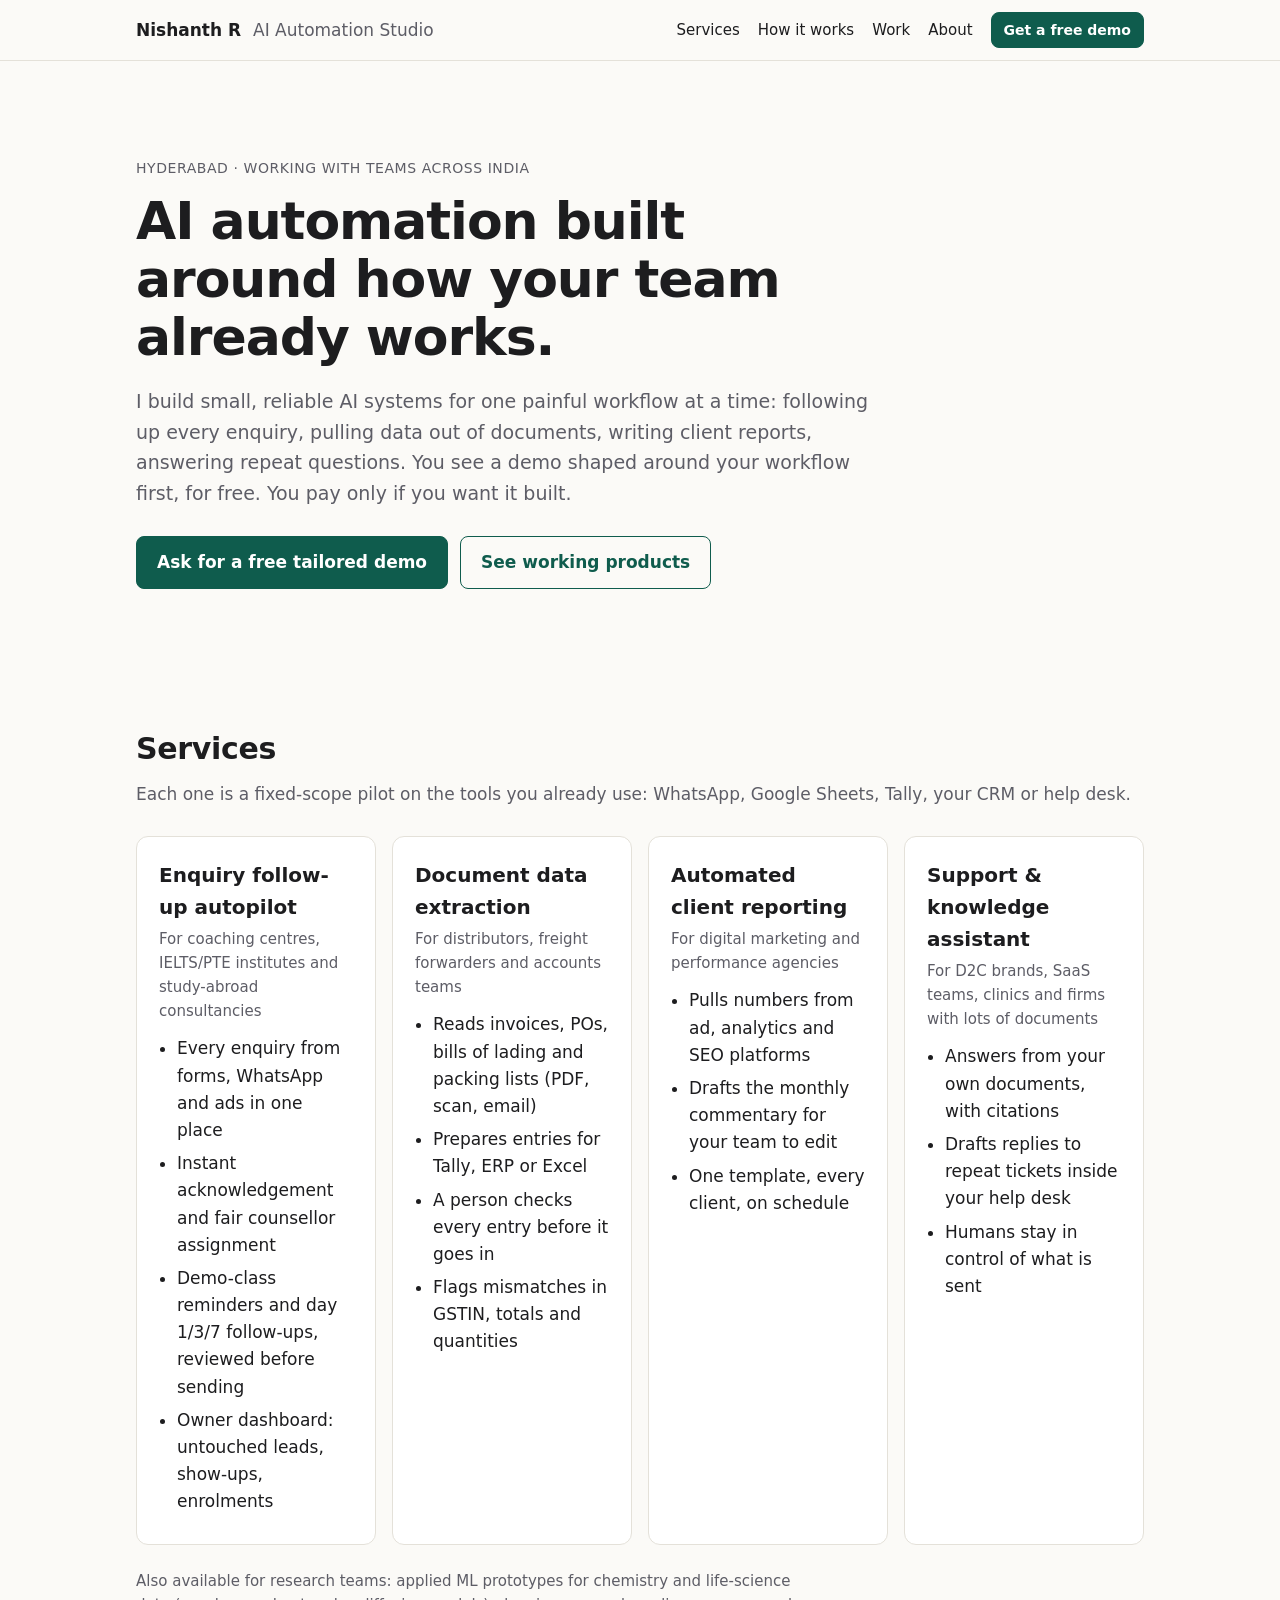
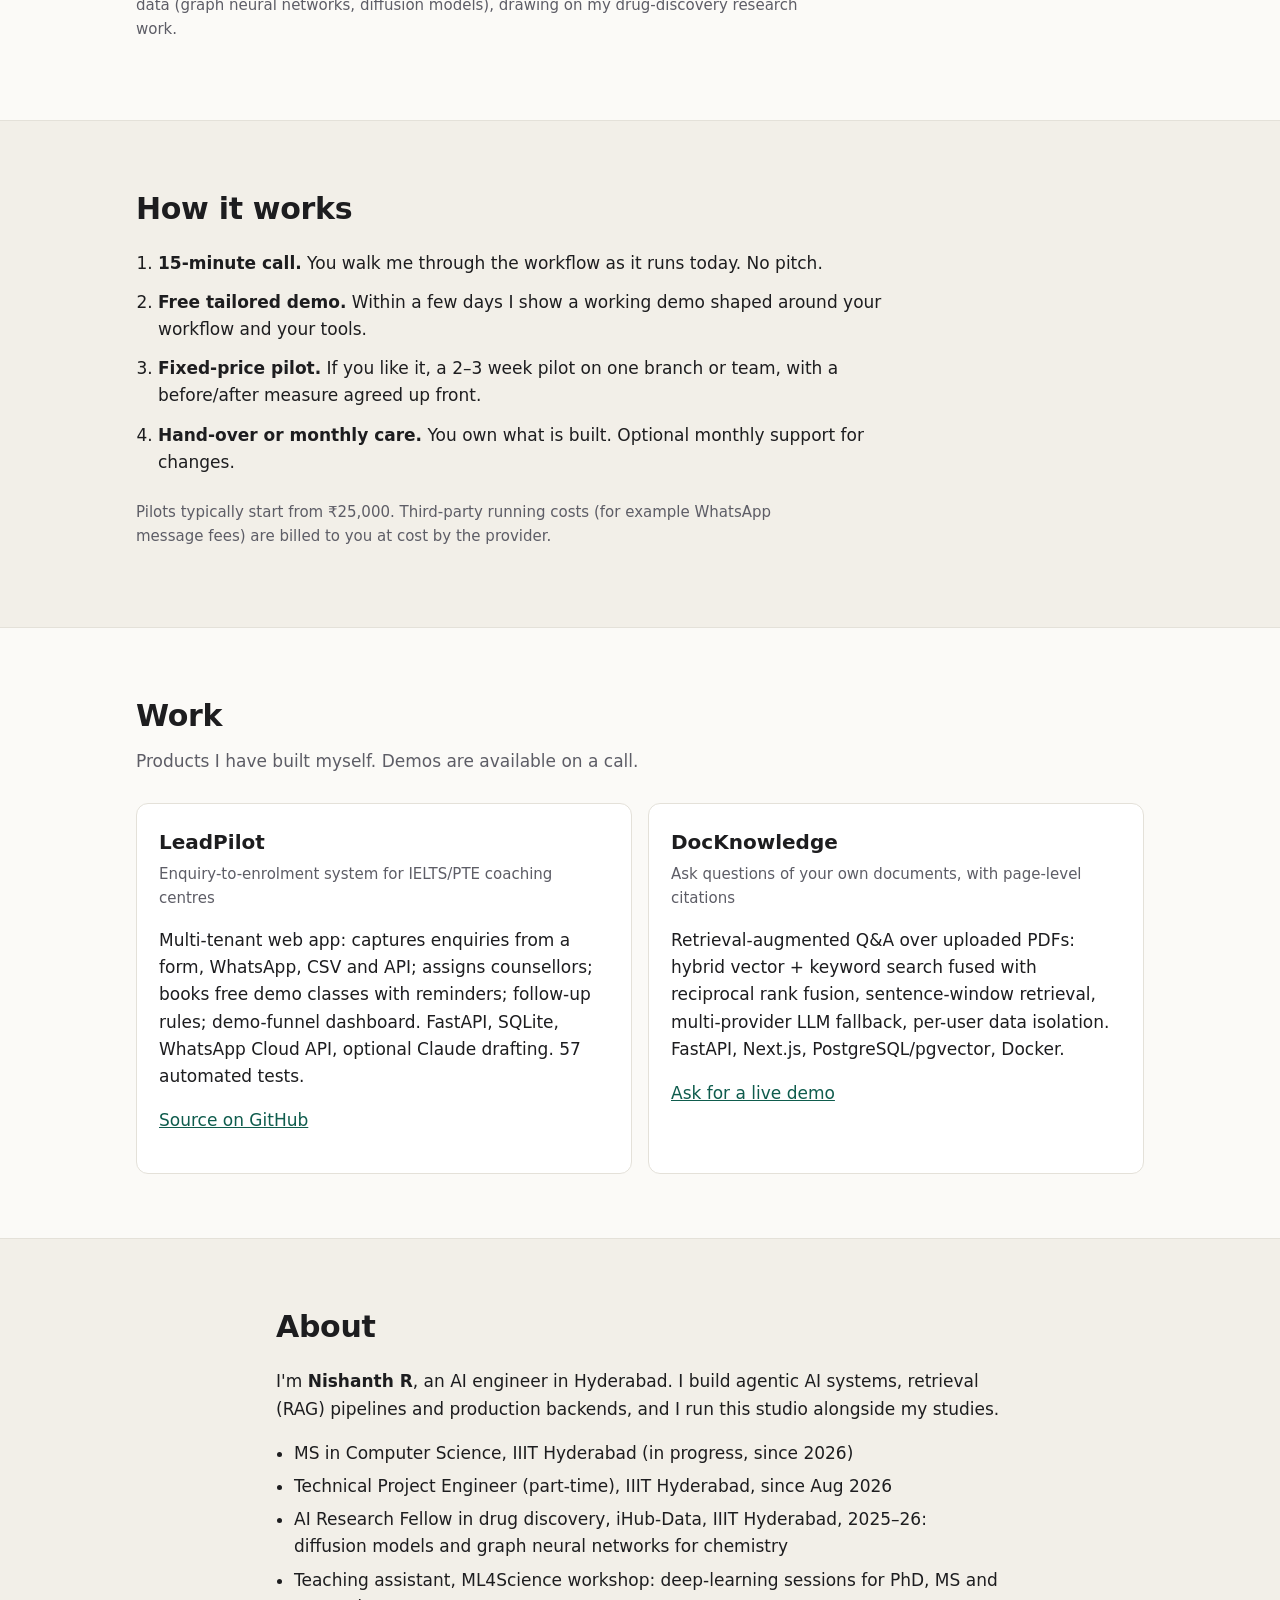
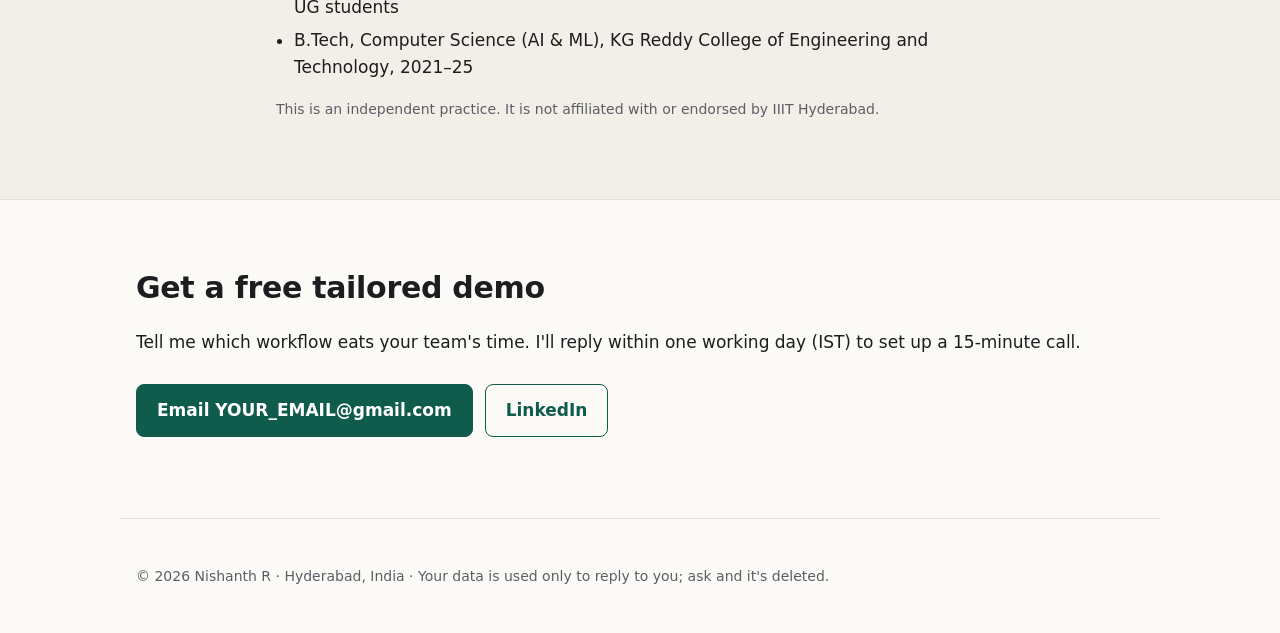
<file: site/index.html>
<!doctype html>
<html lang="en">
<head>
<meta charset="utf-8">
<meta name="viewport" content="width=device-width, initial-scale=1">
<title>Nishanth R — AI Automation Studio</title>
<meta name="description" content="AI automation for Indian SMBs: enquiry follow-up for coaching centres, document data extraction, client reporting and support assistants. Free tailored demo before you pay.">
<link rel="stylesheet" href="style.css">
</head>
<body>
<header class="top">
  <div class="wrap nav">
    <a class="brand" href="#">Nishanth R <span>AI Automation Studio</span></a>
    <nav>
      <a href="#services">Services</a>
      <a href="#how">How it works</a>
      <a href="#work">Work</a>
      <a href="#founder">About</a>
      <a class="btn small" href="#contact">Get a free demo</a>
    </nav>
  </div>
</header>

<main>
<section class="hero">
  <div class="wrap">
    <p class="eyebrow">Hyderabad · Working with teams across India</p>
    <h1>AI automation built around how your team already works.</h1>
    <p class="lead">I build small, reliable AI systems for one painful workflow at a time: following up every enquiry,
      pulling data out of documents, writing client reports, answering repeat questions. You see a demo shaped
      around your workflow first, for free. You pay only if you want it built.</p>
    <div class="cta-row">
      <a class="btn" href="#contact">Ask for a free tailored demo</a>
      <a class="btn ghost" href="#work">See working products</a>
    </div>
  </div>
</section>

<section id="services" class="wrap">
  <h2>Services</h2>
  <p class="sub">Each one is a fixed-scope pilot on the tools you already use: WhatsApp, Google Sheets, Tally, your CRM or help desk.</p>
  <div class="grid">
    <article class="card">
      <h3>Enquiry follow-up autopilot</h3>
      <p class="for">For coaching centres, IELTS/PTE institutes and study-abroad consultancies</p>
      <ul>
        <li>Every enquiry from forms, WhatsApp and ads in one place</li>
        <li>Instant acknowledgement and fair counsellor assignment</li>
        <li>Demo-class reminders and day 1/3/7 follow-ups, reviewed before sending</li>
        <li>Owner dashboard: untouched leads, show-ups, enrolments</li>
      </ul>
    </article>
    <article class="card">
      <h3>Document data extraction</h3>
      <p class="for">For distributors, freight forwarders and accounts teams</p>
      <ul>
        <li>Reads invoices, POs, bills of lading and packing lists (PDF, scan, email)</li>
        <li>Prepares entries for Tally, ERP or Excel</li>
        <li>A person checks every entry before it goes in</li>
        <li>Flags mismatches in GSTIN, totals and quantities</li>
      </ul>
    </article>
    <article class="card">
      <h3>Automated client reporting</h3>
      <p class="for">For digital marketing and performance agencies</p>
      <ul>
        <li>Pulls numbers from ad, analytics and SEO platforms</li>
        <li>Drafts the monthly commentary for your team to edit</li>
        <li>One template, every client, on schedule</li>
      </ul>
    </article>
    <article class="card">
      <h3>Support &amp; knowledge assistant</h3>
      <p class="for">For D2C brands, SaaS teams, clinics and firms with lots of documents</p>
      <ul>
        <li>Answers from your own documents, with citations</li>
        <li>Drafts replies to repeat tickets inside your help desk</li>
        <li>Humans stay in control of what is sent</li>
      </ul>
    </article>
  </div>
  <p class="note">Also available for research teams: applied ML prototypes for chemistry and life-science data
    (graph neural networks, diffusion models), drawing on my drug-discovery research work.</p>
</section>

<section id="how" class="band">
  <div class="wrap">
    <h2>How it works</h2>
    <ol class="steps">
      <li><b>15-minute call.</b> You walk me through the workflow as it runs today. No pitch.</li>
      <li><b>Free tailored demo.</b> Within a few days I show a working demo shaped around your workflow and your tools.</li>
      <li><b>Fixed-price pilot.</b> If you like it, a 2–3 week pilot on one branch or team, with a before/after measure agreed up front.</li>
      <li><b>Hand-over or monthly care.</b> You own what is built. Optional monthly support for changes.</li>
    </ol>
    <p class="note">Pilots typically start from ₹25,000. Third-party running costs (for example WhatsApp message fees) are billed to you at cost by the provider.</p>
  </div>
</section>

<section id="work" class="wrap">
  <h2>Work</h2>
  <p class="sub">Products I have built myself. Demos are available on a call.</p>
  <div class="grid two">
    <article class="card">
      <h3>LeadPilot</h3>
      <p class="for">Enquiry-to-enrolment system for IELTS/PTE coaching centres</p>
      <p>Multi-tenant web app: captures enquiries from a form, WhatsApp, CSV and API; assigns counsellors;
        books free demo classes with reminders; follow-up rules; demo-funnel dashboard. FastAPI, SQLite,
        WhatsApp Cloud API, optional Claude drafting. 57 automated tests.</p>
      <p><a href="https://github.com/Nishanth-nishu/saas_research/tree/main/saas">Source on GitHub</a></p>
    </article>
    <article class="card">
      <h3>DocKnowledge</h3>
      <p class="for">Ask questions of your own documents, with page-level citations</p>
      <p>Retrieval-augmented Q&amp;A over uploaded PDFs: hybrid vector + keyword search fused with reciprocal rank
        fusion, sentence-window retrieval, multi-provider LLM fallback, per-user data isolation. FastAPI,
        Next.js, PostgreSQL/pgvector, Docker.</p>
      <p><a href="#contact">Ask for a live demo</a></p>
    </article>
  </div>
</section>

<section id="founder" class="band">
  <div class="wrap founder">
    <div>
      <h2>About</h2>
      <p>I'm <b>Nishanth R</b>, an AI engineer in Hyderabad. I build agentic AI systems, retrieval (RAG) pipelines and
        production backends, and I run this studio alongside my studies.</p>
      <ul class="facts">
        <li>MS in Computer Science, IIIT Hyderabad (in progress, since 2026)</li>
        <li>Technical Project Engineer (part-time), IIIT Hyderabad, since Aug 2026</li>
        <li>AI Research Fellow in drug discovery, iHub-Data, IIIT Hyderabad, 2025–26: diffusion models and graph neural networks for chemistry</li>
        <li>Teaching assistant, ML4Science workshop: deep-learning sessions for PhD, MS and UG students</li>
        <li>B.Tech, Computer Science (AI &amp; ML), KG Reddy College of Engineering and Technology, 2021–25</li>
      </ul>
      <p class="small">This is an independent practice. It is not affiliated with or endorsed by IIIT Hyderabad.</p>
    </div>
  </div>
</section>

<section id="contact" class="wrap contact">
  <h2>Get a free tailored demo</h2>
  <p>Tell me which workflow eats your team's time. I'll reply within one working day (IST) to set up a 15-minute call.</p>
  <p class="cta-row">
    <a class="btn" href="mailto:YOUR_EMAIL@gmail.com?subject=Free%20demo%20request">Email YOUR_EMAIL@gmail.com</a>
    <a class="btn ghost" href="https://www.linkedin.com/in/YOUR_LINKEDIN/">LinkedIn</a>
  </p>
</section>
</main>

<footer class="wrap foot">
  <p>© 2026 Nishanth R · Hyderabad, India · Your data is used only to reply to you; ask and it's deleted.</p>
</footer>
</body>
</html>
</file>
<file: site/style.css>
:root {
  --bg: #fbfaf7; --fg: #1d1d1f; --muted: #5d5d66; --line: #e4e1d9; --card: #ffffff;
  --band: #f2efe8; --accent: #0f5c4d; --accent-fg: #ffffff;
}
@media (prefers-color-scheme: dark) {
  :root { --bg: #121314; --fg: #ececee; --muted: #a3a3ad; --line: #2c2e31; --card: #1a1c1e;
          --band: #17191b; --accent: #5cc4ae; --accent-fg: #0b1512; }
}
* { box-sizing: border-box; }
html { scroll-behavior: smooth; }
body { margin: 0; background: var(--bg); color: var(--fg);
       font: 17px/1.6 system-ui, -apple-system, "Segoe UI", Roboto, sans-serif; }
a { color: var(--accent); }
.wrap { max-width: 1040px; margin: 0 auto; padding: 0 16px; }
section { padding: 64px 0; }
section.wrap { padding: 64px 16px; }
.band { background: var(--band); border-block: 1px solid var(--line); }

.top { position: sticky; top: 0; background: color-mix(in srgb, var(--bg) 92%, transparent);
       backdrop-filter: blur(6px); border-bottom: 1px solid var(--line); z-index: 5; }
.nav { display: flex; align-items: center; justify-content: space-between; gap: 16px; padding-block: 12px; flex-wrap: wrap; }
.brand { font-weight: 700; color: var(--fg); text-decoration: none; }
.brand span { font-weight: 400; color: var(--muted); margin-left: 6px; }
nav { display: flex; gap: 18px; align-items: center; flex-wrap: wrap; }
nav a { color: var(--fg); text-decoration: none; font-size: 15px; }

.hero { padding: 96px 0 72px; }
.eyebrow { color: var(--muted); font-size: 14px; letter-spacing: .04em; text-transform: uppercase; margin: 0 0 12px; }
h1 { font-size: clamp(32px, 5vw, 52px); line-height: 1.12; margin: 0 0 20px; max-width: 18ch; letter-spacing: -0.02em; }
h2 { font-size: 30px; margin: 0 0 8px; letter-spacing: -0.01em; }
h3 { margin: 0 0 4px; font-size: 20px; }
.lead { font-size: 19px; color: var(--muted); max-width: 62ch; }
.sub { color: var(--muted); margin: 0 0 28px; }
.cta-row { display: flex; gap: 12px; flex-wrap: wrap; margin-top: 28px; }

.btn { display: inline-block; background: var(--accent); color: var(--accent-fg); padding: 12px 20px;
       border-radius: 8px; text-decoration: none; font-weight: 600; border: 1px solid var(--accent); }
.btn.ghost { background: transparent; color: var(--accent); }
.btn.small { padding: 6px 12px; font-size: 14px; color: var(--accent-fg); }

.grid { display: grid; grid-template-columns: repeat(auto-fit, minmax(240px, 1fr)); gap: 16px; }
.grid.two { grid-template-columns: repeat(auto-fit, minmax(300px, 1fr)); }
.card { background: var(--card); border: 1px solid var(--line); border-radius: 12px; padding: 22px; }
.card ul { padding-left: 18px; margin: 12px 0 0; }
.card li { margin-bottom: 6px; }
.for { color: var(--muted); font-size: 15px; margin: 0; }
.note { color: var(--muted); font-size: 15px; margin-top: 24px; max-width: 70ch; }

.steps { padding-left: 22px; max-width: 70ch; }
.steps li { margin-bottom: 12px; }
.facts { padding-left: 18px; }
.facts li { margin-bottom: 6px; }
.small { font-size: 14px; color: var(--muted); }
.founder { max-width: 760px; }
.contact { text-align: left; }
.foot { padding: 32px 16px; color: var(--muted); font-size: 14px; border-top: 1px solid var(--line); }

@media (max-width: 640px) {
  nav a:not(.btn) { display: none; }
  section, section.wrap { padding-block: 44px; }
  .hero { padding: 56px 0 40px; }
}
</file>
